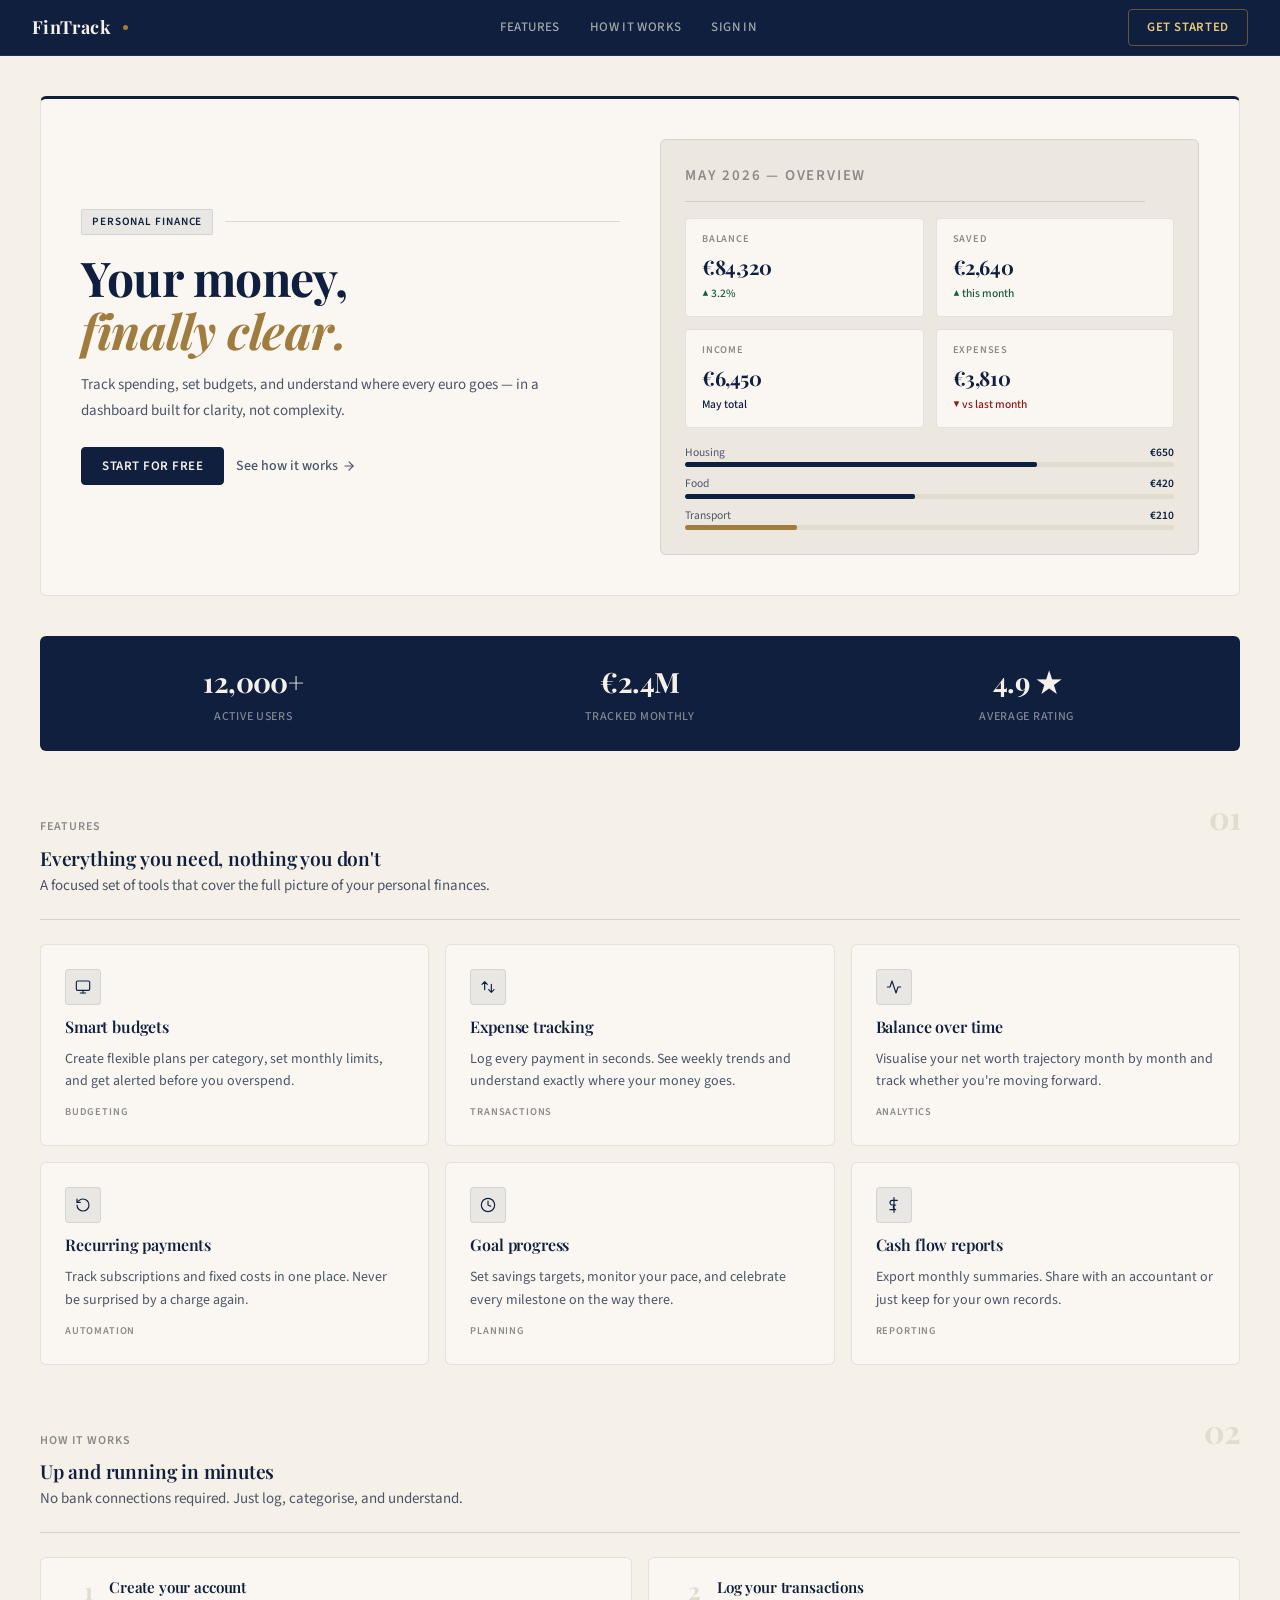
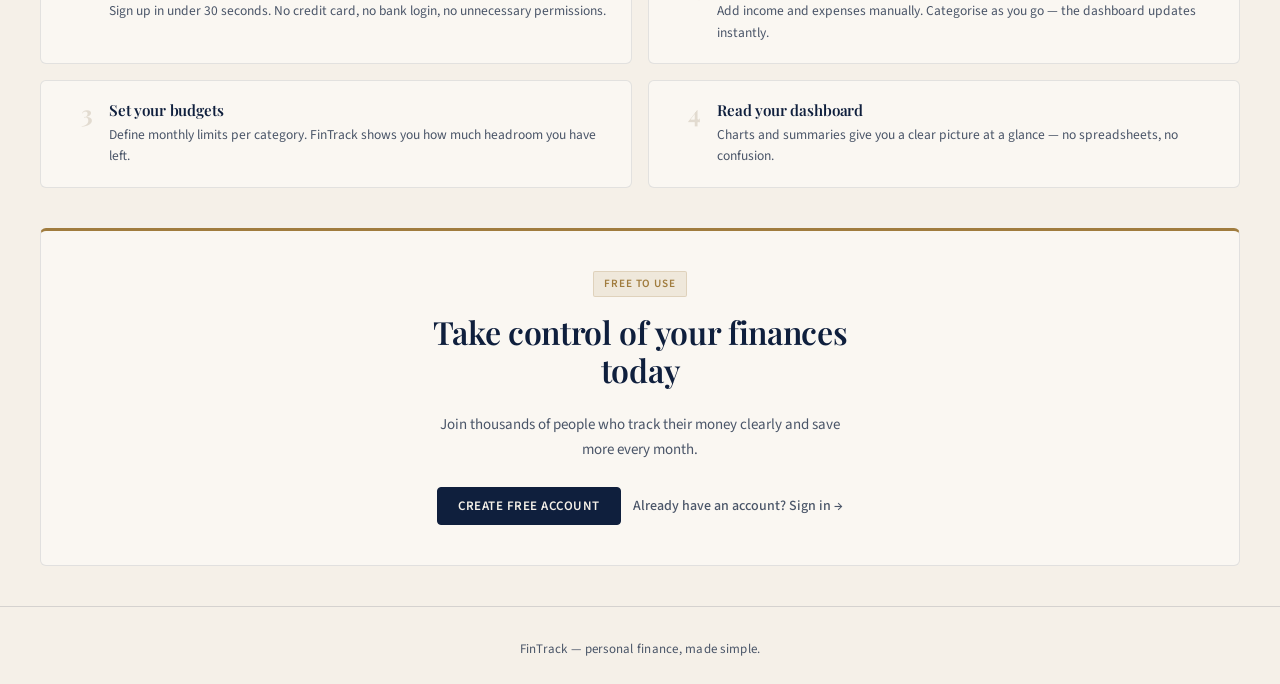
<file: Frontend/index.html>
<!DOCTYPE html>
<html lang="en">
<head>
  <meta charset="UTF-8">
  <meta name="viewport" content="width=device-width, initial-scale=1.0">
  <title>FinTrack — Personal Finance Dashboard</title>
  <meta name="description" content="Track your spending, set budgets, and stay in control of your finances with FinTrack.">
  <link rel="preconnect" href="https://fonts.googleapis.com">
  <link rel="preconnect" href="https://fonts.gstatic.com" crossorigin>
  <link href="https://fonts.googleapis.com/css2?family=Playfair+Display:wght@400;600;700&family=Source+Sans+3:wght@300;400;500;600&display=swap" rel="stylesheet">
  <link rel="stylesheet" href="styles.css">
  <style>
    /* ── Landing-page-specific overrides ── */
    body { background: var(--clr-bg); }

    /* Skip to content — keyboard nav */
    .skip-link {
      position: absolute;
      top: -100%;
      left: var(--sp-4);
      padding: var(--sp-2) var(--sp-4);
      background: var(--clr-navy);
      color: #f5f0e8;
      font-size: 0.875rem;
      font-weight: 600;
      border-radius: 0 0 var(--radius-sm) var(--radius-sm);
      z-index: 999;
      text-decoration: none;
      transition: top 0.1s;
    }
    .skip-link:focus { top: 0; }

    /* Hero */
    .hero {
      display: grid;
      grid-template-columns: 1fr 1fr;
      gap: var(--sp-10);
      align-items: center;
      background: var(--clr-surface-0);
      border: 1px solid var(--clr-border);
      border-top: 3px solid var(--clr-navy);
      border-radius: var(--radius-md);
      padding: var(--sp-10);
      margin-bottom: 0;
    }

    .hero-eyebrow {
      display: flex;
      align-items: center;
      gap: var(--sp-3);
      margin-bottom: var(--sp-4);
    }

    .hero-eyebrow hr {
      flex: 1;
      border: none;
      border-top: 1px solid var(--clr-rule);
      margin: 0;
    }

    .hero h1 {
      font-size: clamp(2rem, 4vw, 3rem);
      margin-bottom: var(--sp-4);
      line-height: 1.1;
    }

    .hero h1 em {
      font-style: italic;
      color: var(--clr-gold);
    }

    .hero > p,
    .hero-copy > p {
      font-size: 1rem;
      max-width: 440px;
      margin-bottom: var(--sp-6);
      line-height: 1.7;
    }

    /* Hero visual — stat preview panel */
    .hero-panel {
      background: var(--clr-surface-1);
      border: 1px solid var(--clr-border);
      border-radius: var(--radius-md);
      padding: var(--sp-6);
      display: flex;
      flex-direction: column;
      gap: var(--sp-4);
    }

    .hero-panel-title {
      font-size: 0.65rem;
      font-weight: 600;
      letter-spacing: 0.12em;
      text-transform: uppercase;
      color: var(--clr-text-muted);
      border-bottom: 1px solid var(--clr-rule);
      padding-bottom: var(--sp-3);
    }

    .panel-metrics {
      display: grid;
      grid-template-columns: 1fr 1fr;
      gap: var(--sp-3);
    }

    .panel-metric {
      background: var(--clr-surface-0);
      border: 1px solid var(--clr-border);
      border-radius: var(--radius-sm);
      padding: var(--sp-3) var(--sp-4);
    }

    .panel-metric .lbl {
      font-size: 0.65rem;
      font-weight: 600;
      letter-spacing: 0.08em;
      text-transform: uppercase;
      color: var(--clr-text-muted);
      margin-bottom: var(--sp-1);
    }

    .panel-metric strong {
      font-family: var(--font-serif);
      font-size: 1.25rem;
      font-weight: 700;
      color: var(--clr-text-primary);
      letter-spacing: -0.02em;
      display: block;
    }

    .panel-metric .delta {
      font-size: 0.72rem;
      font-weight: 500;
      margin-top: 2px;
    }

    .panel-bar-section { display: flex; flex-direction: column; gap: var(--sp-2); }

    .panel-bar-label {
      display: flex;
      justify-content: space-between;
      font-size: 0.72rem;
      color: var(--clr-text-secondary);
    }

    .panel-bar-label span:last-child { font-weight: 600; color: var(--clr-text-primary); }

    .panel-track {
      height: 5px;
      background: var(--clr-surface-2);
      border-radius: 2px;
      overflow: hidden;
    }

    .panel-fill {
      height: 100%;
      border-radius: 2px;
      background: var(--clr-navy);
    }

    .panel-fill.gold { background: var(--clr-gold); }

    /* Section wrapper */
    .landing-section {
      display: flex;
      flex-direction: column;
      gap: var(--sp-6);
    }

    .section-header {
      border-bottom: 1px solid var(--clr-rule);
      padding-bottom: var(--sp-5);
      display: flex;
      align-items: baseline;
      justify-content: space-between;
      gap: var(--sp-4);
    }

    .section-header h2 { margin-bottom: var(--sp-1); }
    .section-header p  { font-size: 0.9375rem; max-width: 480px; }
    .section-num {
      font-family: var(--font-serif);
      font-size: 2rem;
      font-weight: 700;
      color: var(--clr-surface-2);
      letter-spacing: -0.03em;
      flex-shrink: 0;
    }

    /* Feature cards */
    .feature-grid {
      display: grid;
      grid-template-columns: repeat(3, 1fr);
      gap: var(--sp-4);
    }

    .feature-card {
      background: var(--clr-surface-0);
      border: 1px solid var(--clr-border);
      border-radius: var(--radius-md);
      padding: var(--sp-6);
      display: flex;
      flex-direction: column;
      gap: var(--sp-3);
      transition: border-color 0.18s, box-shadow 0.18s;
      position: relative;
    }

    .feature-card:hover {
      border-color: var(--clr-border-strong);
      box-shadow: 0 2px 14px rgba(15,31,61,0.07);
    }

    .feature-icon {
      width: 36px;
      height: 36px;
      background: var(--clr-navy-dim);
      border: 1px solid var(--clr-border);
      border-radius: var(--radius-sm);
      display: flex;
      align-items: center;
      justify-content: center;
      color: var(--clr-navy);
      flex-shrink: 0;
    }

    .feature-card h3 {
      font-family: var(--font-serif);
      font-size: 1rem;
      font-weight: 600;
      color: var(--clr-text-primary);
      margin: 0;
    }

    .feature-card p {
      font-size: 0.875rem;
      color: var(--clr-text-secondary);
      line-height: 1.6;
      margin: 0;
    }

    .feature-card .feature-tag {
      margin-top: auto;
      font-size: 0.65rem;
      font-weight: 600;
      letter-spacing: 0.08em;
      text-transform: uppercase;
      color: var(--clr-text-muted);
    }

    /* Benefits / how it works */
    .benefits-grid {
      display: grid;
      grid-template-columns: 1fr 1fr;
      gap: var(--sp-4);
    }

    .benefit-row {
      display: flex;
      gap: var(--sp-4);
      align-items: flex-start;
      background: var(--clr-surface-0);
      border: 1px solid var(--clr-border);
      border-radius: var(--radius-md);
      padding: var(--sp-5);
      transition: border-color 0.18s;
    }

    .benefit-row:hover { border-color: var(--clr-border-strong); }

    .benefit-num {
      font-family: var(--font-serif);
      font-size: 1.5rem;
      font-weight: 700;
      color: var(--clr-surface-2);
      line-height: 1;
      flex-shrink: 0;
      width: 32px;
      text-align: right;
    }

    .benefit-text h3 {
      font-family: var(--font-serif);
      font-size: 0.95rem;
      font-weight: 600;
      margin-bottom: var(--sp-1);
    }

    .benefit-text p {
      font-size: 0.84375rem;
      color: var(--clr-text-secondary);
      line-height: 1.6;
    }

    /* Social proof strip */
    .proof-strip {
      background: var(--clr-navy);
      border-radius: var(--radius-md);
      padding: var(--sp-6) var(--sp-8);
      display: grid;
      grid-template-columns: repeat(3, 1fr);
      gap: var(--sp-6);
      text-align: center;
    }

    .proof-stat strong {
      font-family: var(--font-serif);
      font-size: 1.75rem;
      font-weight: 700;
      color: #f5f0e8;
      display: block;
      letter-spacing: -0.02em;
    }

    .proof-stat span {
      font-size: 0.75rem;
      font-weight: 500;
      letter-spacing: 0.06em;
      text-transform: uppercase;
      color: rgba(245,240,232,0.5);
    }

    /* CTA section */
    .cta-section {
      background: var(--clr-surface-0);
      border: 1px solid var(--clr-border);
      border-top: 3px solid var(--clr-gold);
      border-radius: var(--radius-md);
      padding: var(--sp-10);
      text-align: center;
      display: flex;
      flex-direction: column;
      align-items: center;
      gap: var(--sp-4);
    }

    .cta-section h2 {
      font-size: clamp(1.4rem, 3vw, 2rem);
      max-width: 480px;
    }

    .cta-section p {
      max-width: 400px;
      font-size: 0.9375rem;
    }

    .cta-actions {
      display: flex;
      gap: var(--sp-3);
      align-items: center;
      flex-wrap: wrap;
      justify-content: center;
      margin-top: var(--sp-2);
    }

    /* Responsive */
    @media (max-width: 900px) {
      .hero            { grid-template-columns: 1fr; }
      .feature-grid    { grid-template-columns: 1fr; }
      .benefits-grid   { grid-template-columns: 1fr; }
      .proof-strip     { grid-template-columns: 1fr; gap: var(--sp-4); }
      .hero-panel      { display: none; }
    }

    @media (max-width: 640px) {
      .hero            { padding: var(--sp-6); }
      .cta-section     { padding: var(--sp-6); }
    }
  </style>
</head>
<body>

  <a href="#main-content" class="skip-link">Skip to content</a>

  <!-- ═══════════════ NAV ═══════════════ -->
  <header class="site-header" role="banner">
    <nav class="navbar" aria-label="Primary navigation">
      <a href="#" class="logo" aria-label="FinTrack home">FinTrack</a>

      <ul class="nav-links" role="list">
        <li><a href="#features">Features</a></li>
        <li><a href="#benefits">How it works</a></li>
        <li><a href="login.html">Sign in</a></li>
      </ul>

      <a href="signup.html" class="header-cta">Get started</a>
    </nav>
  </header>

  <!-- ═══════════════ MAIN ═══════════════ -->
  <main id="main-content">

    <!-- ── Hero ── -->
    <section class="hero" aria-labelledby="hero-heading">
      <div class="hero-copy">
        <div class="hero-eyebrow">
          <span class="badge">Personal finance</span>
          <hr aria-hidden="true">
        </div>

        <h1 id="hero-heading">
          Your money,<br>
          <em>finally clear.</em>
        </h1>

        <p>
          Track spending, set budgets, and understand where every euro goes —
          in a dashboard built for clarity, not complexity.
        </p>

        <div class="hero-actions">
          <a href="signup.html" class="primary-button">Start for free</a>
          <a href="#features" class="secondary-link">
            See how it works
            <svg width="14" height="14" viewBox="0 0 24 24" fill="none" stroke="currentColor" stroke-width="2" stroke-linecap="round" stroke-linejoin="round" aria-hidden="true"><line x1="5" y1="12" x2="19" y2="12"/><polyline points="12 5 19 12 12 19"/></svg>
          </a>
        </div>
      </div>

      <!-- Decorative stats panel -->
      <div class="hero-panel" aria-hidden="true">
        <p class="hero-panel-title">May 2026 — overview</p>

        <div class="panel-metrics">
          <div class="panel-metric">
            <div class="lbl">Balance</div>
            <strong>€84,320</strong>
            <div class="delta delta-up">▲ 3.2%</div>
          </div>
          <div class="panel-metric">
            <div class="lbl">Saved</div>
            <strong>€2,640</strong>
            <div class="delta delta-up">▲ this month</div>
          </div>
          <div class="panel-metric">
            <div class="lbl">Income</div>
            <strong>€6,450</strong>
            <div class="delta">May total</div>
          </div>
          <div class="panel-metric">
            <div class="lbl">Expenses</div>
            <strong>€3,810</strong>
            <div class="delta delta-down">▼ vs last month</div>
          </div>
        </div>

        <div class="panel-bar-section">
          <div>
            <div class="panel-bar-label"><span>Housing</span><span>€650</span></div>
            <div class="panel-track"><div class="panel-fill" style="width:72%"></div></div>
          </div>
          <div>
            <div class="panel-bar-label"><span>Food</span><span>€420</span></div>
            <div class="panel-track"><div class="panel-fill" style="width:47%"></div></div>
          </div>
          <div>
            <div class="panel-bar-label"><span>Transport</span><span>€210</span></div>
            <div class="panel-track"><div class="panel-fill gold" style="width:23%"></div></div>
          </div>
        </div>
      </div>
    </section>

    <!-- ── Social proof ── -->
    <div class="proof-strip" aria-label="Key statistics" role="region">
      <div class="proof-stat">
        <strong>12,000+</strong>
        <span>Active users</span>
      </div>
      <div class="proof-stat">
        <strong>€2.4M</strong>
        <span>Tracked monthly</span>
      </div>
      <div class="proof-stat">
        <strong>4.9 ★</strong>
        <span>Average rating</span>
      </div>
    </div>

    <!-- ── Features ── -->
    <section class="landing-section" id="features" aria-labelledby="features-heading">
      <div class="section-header">
        <div>
          <h4>Features</h4>
          <h2 id="features-heading">Everything you need, nothing you don't</h2>
          <p>A focused set of tools that cover the full picture of your personal finances.</p>
        </div>
        <span class="section-num" aria-hidden="true">01</span>
      </div>

      <div class="feature-grid">
        <article class="feature-card">
          <div class="feature-icon" aria-hidden="true">
            <svg width="16" height="16" viewBox="0 0 24 24" fill="none" stroke="currentColor" stroke-width="1.75" stroke-linecap="round" stroke-linejoin="round"><rect x="2" y="3" width="20" height="14" rx="2"/><line x1="8" y1="21" x2="16" y2="21"/><line x1="12" y1="17" x2="12" y2="21"/></svg>
          </div>
          <h3>Smart budgets</h3>
          <p>Create flexible plans per category, set monthly limits, and get alerted before you overspend.</p>
          <span class="feature-tag">Budgeting</span>
        </article>

        <article class="feature-card">
          <div class="feature-icon" aria-hidden="true">
            <svg width="16" height="16" viewBox="0 0 24 24" fill="none" stroke="currentColor" stroke-width="1.75" stroke-linecap="round" stroke-linejoin="round"><path d="M7 16V4m0 0L3 8m4-4 4 4"/><path d="M17 8v12m0 0 4-4m-4 4-4-4"/></svg>
          </div>
          <h3>Expense tracking</h3>
          <p>Log every payment in seconds. See weekly trends and understand exactly where your money goes.</p>
          <span class="feature-tag">Transactions</span>
        </article>

        <article class="feature-card">
          <div class="feature-icon" aria-hidden="true">
            <svg width="16" height="16" viewBox="0 0 24 24" fill="none" stroke="currentColor" stroke-width="1.75" stroke-linecap="round" stroke-linejoin="round"><polyline points="22 12 18 12 15 21 9 3 6 12 2 12"/></svg>
          </div>
          <h3>Balance over time</h3>
          <p>Visualise your net worth trajectory month by month and track whether you're moving forward.</p>
          <span class="feature-tag">Analytics</span>
        </article>

        <article class="feature-card">
          <div class="feature-icon" aria-hidden="true">
            <svg width="16" height="16" viewBox="0 0 24 24" fill="none" stroke="currentColor" stroke-width="1.75" stroke-linecap="round" stroke-linejoin="round"><path d="M3 12a9 9 0 1 0 9-9 9.75 9.75 0 0 0-6.74 2.74L3 8"/><path d="M3 3v5h5"/></svg>
          </div>
          <h3>Recurring payments</h3>
          <p>Track subscriptions and fixed costs in one place. Never be surprised by a charge again.</p>
          <span class="feature-tag">Automation</span>
        </article>

        <article class="feature-card">
          <div class="feature-icon" aria-hidden="true">
            <svg width="16" height="16" viewBox="0 0 24 24" fill="none" stroke="currentColor" stroke-width="1.75" stroke-linecap="round" stroke-linejoin="round"><circle cx="12" cy="12" r="10"/><polyline points="12 6 12 12 16 14"/></svg>
          </div>
          <h3>Goal progress</h3>
          <p>Set savings targets, monitor your pace, and celebrate every milestone on the way there.</p>
          <span class="feature-tag">Planning</span>
        </article>

        <article class="feature-card">
          <div class="feature-icon" aria-hidden="true">
            <svg width="16" height="16" viewBox="0 0 24 24" fill="none" stroke="currentColor" stroke-width="1.75" stroke-linecap="round" stroke-linejoin="round"><line x1="12" y1="1" x2="12" y2="23"/><path d="M17 5H9.5a3.5 3.5 0 1 0 0 7h5a3.5 3.5 0 1 0 0 7H6"/></svg>
          </div>
          <h3>Cash flow reports</h3>
          <p>Export monthly summaries. Share with an accountant or just keep for your own records.</p>
          <span class="feature-tag">Reporting</span>
        </article>
      </div>
    </section>

    <!-- ── How it works ── -->
    <section class="landing-section" id="benefits" aria-labelledby="benefits-heading">
      <div class="section-header">
        <div>
          <h4>How it works</h4>
          <h2 id="benefits-heading">Up and running in minutes</h2>
          <p>No bank connections required. Just log, categorise, and understand.</p>
        </div>
        <span class="section-num" aria-hidden="true">02</span>
      </div>

      <div class="benefits-grid">
        <div class="benefit-row">
          <span class="benefit-num" aria-hidden="true">1</span>
          <div class="benefit-text">
            <h3>Create your account</h3>
            <p>Sign up in under 30 seconds. No credit card, no bank login, no unnecessary permissions.</p>
          </div>
        </div>

        <div class="benefit-row">
          <span class="benefit-num" aria-hidden="true">2</span>
          <div class="benefit-text">
            <h3>Log your transactions</h3>
            <p>Add income and expenses manually. Categorise as you go — the dashboard updates instantly.</p>
          </div>
        </div>

        <div class="benefit-row">
          <span class="benefit-num" aria-hidden="true">3</span>
          <div class="benefit-text">
            <h3>Set your budgets</h3>
            <p>Define monthly limits per category. FinTrack shows you how much headroom you have left.</p>
          </div>
        </div>

        <div class="benefit-row">
          <span class="benefit-num" aria-hidden="true">4</span>
          <div class="benefit-text">
            <h3>Read your dashboard</h3>
            <p>Charts and summaries give you a clear picture at a glance — no spreadsheets, no confusion.</p>
          </div>
        </div>
      </div>
    </section>

    <!-- ── CTA ── -->
    <section class="cta-section" aria-labelledby="cta-heading">
      <span class="badge badge-gold">Free to use</span>
      <h2 id="cta-heading">Take control of your finances today</h2>
      <p>Join thousands of people who track their money clearly and save more every month.</p>
      <div class="cta-actions">
        <a href="signup.html" class="primary-button">Create free account</a>
        <a href="login.html" class="secondary-link">Already have an account? Sign in →</a>
      </div>
    </section>

  </main>

  <!-- ═══════════════ FOOTER ═══════════════ -->
  <footer role="contentinfo">
    <p>FinTrack &mdash; personal finance, made simple.</p>
  </footer>

</body>
</html>
</file>
<file: Frontend/styles.css>
/* ============================================================
   Design Tokens — Editorial Finance Dashboard
   Palette: Cream / Linen / Deep Navy | Serif headings
   ============================================================ */
@import url('https://fonts.googleapis.com/css2?family=Playfair+Display:wght@400;500;600;700&family=Source+Sans+3:wght@300;400;500;600&family=Source+Code+Pro:wght@400;500&display=swap');

:root {
    /* --- Palette --- */
    --clr-bg:            #f5f0e8;      /* linen */
    --clr-surface-0:     #faf7f2;      /* warm white */
    --clr-surface-1:     #ede8df;      /* cream card */
    --clr-surface-2:     #e2dbd0;      /* hover / divider */

    --clr-navy:          #0f1f3d;      /* primary text & accents */
    --clr-navy-mid:      #1e3460;      /* hover state */
    --clr-navy-dim:      rgba(15,31,61,0.07);

    --clr-gold:          #a07c3e;      /* secondary accent */
    --clr-gold-dim:      rgba(160,124,62,0.12);

    --clr-border:        rgba(15,31,61,0.10);
    --clr-border-strong: rgba(15,31,61,0.22);
    --clr-rule:          rgba(15,31,61,0.14); /* horizontal rules */

    /* Text */
    --clr-text-primary:   #0f1f3d;
    --clr-text-secondary: #4a5568;
    --clr-text-muted:     #8a8a8a;

    /* Semantic */
    --clr-income:  #1a5c38;
    --clr-expense: #8b1a1a;
    --clr-success: #1a5c38;
    --clr-danger:  #8b1a1a;
    --clr-warning: #a07c3e;

    /* Spacing — 4-point grid */
    --sp-1:  4px;
    --sp-2:  8px;
    --sp-3:  12px;
    --sp-4:  16px;
    --sp-5:  20px;
    --sp-6:  24px;
    --sp-8:  32px;
    --sp-10: 40px;
    --sp-12: 48px;
    --sp-16: 64px;

    /* Radius — restrained, never pill on data elements */
    --radius-xs: 2px;
    --radius-sm: 4px;
    --radius-md: 6px;
    --radius-lg: 10px;
    --radius-pill: 9999px;

    /* Typography */
    --font-serif: 'Playfair Display', Georgia, 'Times New Roman', serif;
    --font-sans:  'Source Sans 3', 'Helvetica Neue', Arial, sans-serif;
    --font-mono:  'Source Code Pro', ui-monospace, monospace;

    /* Motion */
    --ease-out: cubic-bezier(0.22, 0.61, 0.36, 1);
    --dur-fast: 100ms;
    --dur-base: 180ms;

    /* Layout */
    --content-width: 1280px;
    --nav-height: 56px;
    --sidebar-width: 220px;
}

/* ============================================================
   Reset
   ============================================================ */
*, *::before, *::after { box-sizing: border-box; margin: 0; padding: 0; }

html { scroll-behavior: smooth; -webkit-text-size-adjust: 100%; }

body {
    font-family: var(--font-sans);
    font-size: 14px;
    font-weight: 400;
    line-height: 1.6;
    background: var(--clr-bg);
    color: var(--clr-text-primary);
    -webkit-font-smoothing: antialiased;
    min-height: 100dvh;
}

/* ============================================================
   Navigation — thin, authoritative top bar
   ============================================================ */
.site-header {
    position: sticky;
    top: 0;
    z-index: 200;
    height: var(--nav-height);
    background: var(--clr-navy);
    border-bottom: 1px solid rgba(255,255,255,0.08);
}

.navbar {
    display: flex;
    align-items: center;
    justify-content: space-between;
    height: 100%;
    max-width: var(--content-width);
    margin: 0 auto;
    padding: 0 var(--sp-8);
    gap: var(--sp-6);
}

.logo {
    font-family: var(--font-serif);
    font-size: 1.125rem;
    font-weight: 700;
    letter-spacing: 0.02em;
    color: #f5f0e8;
    text-decoration: none;
    white-space: nowrap;
    display: flex;
    align-items: center;
    gap: var(--sp-2);
}

.logo::after {
    content: '';
    display: inline-block;
    width: 5px;
    height: 5px;
    border-radius: 50%;
    background: var(--clr-gold);
    margin-left: var(--sp-1);
    flex-shrink: 0;
}

.nav-links {
    display: flex;
    align-items: center;
    gap: 2px;
    list-style: none;
}

.nav-links a {
    display: block;
    padding: 6px 14px;
    border-radius: var(--radius-sm);
    color: rgba(245,240,232,0.65);
    font-size: 0.8125rem;
    font-weight: 500;
    letter-spacing: 0.03em;
    text-transform: uppercase;
    text-decoration: none;
    transition: color var(--dur-fast), background var(--dur-fast);
}

.nav-links a:hover,
.nav-links a[aria-current="page"] {
    color: #f5f0e8;
    background: rgba(255,255,255,0.08);
}

.nav-links a[aria-current="page"] {
    background: rgba(160,124,62,0.2);
    color: #e8c97a;
}

.header-cta {
    display: inline-flex;
    align-items: center;
    gap: var(--sp-2);
    padding: 7px 18px;
    border: 1px solid rgba(160,124,62,0.6);
    border-radius: var(--radius-sm);
    background: transparent;
    color: #e8c97a;
    font-family: var(--font-sans);
    font-size: 0.8rem;
    font-weight: 600;
    letter-spacing: 0.05em;
    text-transform: uppercase;
    text-decoration: none;
    transition: background var(--dur-fast), border-color var(--dur-fast), color var(--dur-fast);
    white-space: nowrap;
}

.header-cta:hover {
    background: rgba(160,124,62,0.15);
    border-color: rgba(160,124,62,0.9);
    color: #f0d98a;
    text-decoration: none;
}

/* ============================================================
   Page Shell — sidebar + content
   ============================================================ */
main {
    display: grid;
    grid-template-columns: var(--sidebar-width) 1fr;
    min-height: calc(100dvh - var(--nav-height));
    gap: 0;
}

/* Sidebar */
.sidebar {
    border-right: 1px solid var(--clr-border);
    background: var(--clr-surface-0);
    padding: var(--sp-8) 0;
    display: flex;
    flex-direction: column;
    gap: var(--sp-1);
}

.sidebar-section-label {
    padding: var(--sp-4) var(--sp-6) var(--sp-2);
    font-size: 0.65rem;
    font-weight: 600;
    letter-spacing: 0.12em;
    text-transform: uppercase;
    color: var(--clr-text-muted);
}

.sidebar a {
    display: flex;
    align-items: center;
    gap: var(--sp-3);
    padding: 9px var(--sp-6);
    color: var(--clr-text-secondary);
    font-size: 0.875rem;
    font-weight: 400;
    text-decoration: none;
    border-left: 2px solid transparent;
    transition: color var(--dur-fast), background var(--dur-fast), border-color var(--dur-fast);
}

.sidebar a:hover {
    color: var(--clr-text-primary);
    background: var(--clr-navy-dim);
    text-decoration: none;
}

.sidebar a[aria-current="page"] {
    color: var(--clr-navy);
    border-left-color: var(--clr-navy);
    background: var(--clr-navy-dim);
    font-weight: 500;
}

/* Content area */
.content {
    padding: var(--sp-10) var(--sp-10) var(--sp-16);
    display: flex;
    flex-direction: column;
    gap: var(--sp-10);
    min-width: 0;
}

/* Legacy <main> without sidebar — standalone pages */
main:not(:has(.sidebar)) {
    grid-template-columns: 1fr;
    padding: var(--sp-10);
    gap: var(--sp-10);
    display: flex;
    flex-direction: column;
}

/* ============================================================
   Typography
   ============================================================ */
h1, h2, h3, h4 {
    font-family: var(--font-serif);
    letter-spacing: -0.01em;
    line-height: 1.2;
    color: var(--clr-text-primary);
}

h1 {
    font-size: clamp(1.6rem, 2.8vw, 2.25rem);
    font-weight: 700;
    margin-bottom: var(--sp-3);
}

h2 {
    font-size: 1.2rem;
    font-weight: 600;
    margin-bottom: var(--sp-2);
}

h3 {
    font-size: 1rem;
    font-weight: 600;
    margin-bottom: var(--sp-1);
}

h4 {
    font-family: var(--font-sans);
    font-size: 0.75rem;
    font-weight: 600;
    letter-spacing: 0.08em;
    text-transform: uppercase;
    color: var(--clr-text-muted);
    margin-bottom: var(--sp-3);
}

p, li, label {
    color: var(--clr-text-secondary);
    line-height: 1.65;
}

p { margin: 0; }

/* Horizontal rule */
hr {
    border: none;
    border-top: 1px solid var(--clr-rule);
    margin: var(--sp-6) 0;
}

a {
    color: var(--clr-navy);
    font-weight: 500;
    text-decoration: underline;
    text-underline-offset: 2px;
    text-decoration-thickness: 1px;
    transition: color var(--dur-fast);
}

a:hover { color: var(--clr-navy-mid); }

/* ============================================================
   Page header block
   ============================================================ */
.page-header {
    border-bottom: 1px solid var(--clr-rule);
    padding-bottom: var(--sp-6);
}

.page-header .badge + h1 { margin-top: var(--sp-3); }

.page-header p {
    max-width: 560px;
    margin-top: var(--sp-2);
    font-size: 0.9375rem;
}

/* ============================================================
   Badge
   ============================================================ */
.badge {
    display: inline-flex;
    align-items: center;
    gap: var(--sp-2);
    padding: 3px 10px;
    border-radius: var(--radius-xs);
    font-family: var(--font-sans);
    font-size: 0.7rem;
    font-weight: 600;
    letter-spacing: 0.08em;
    text-transform: uppercase;
    background: var(--clr-navy-dim);
    color: var(--clr-navy);
    border: 1px solid var(--clr-border);
    width: fit-content;
}

.badge-gold {
    background: var(--clr-gold-dim);
    color: var(--clr-gold);
    border-color: rgba(160,124,62,0.2);
}

/* ============================================================
   Buttons
   ============================================================ */
button,
.primary-button,
.btn {
    display: inline-flex;
    align-items: center;
    justify-content: center;
    gap: var(--sp-2);
    min-height: 38px;
    padding: 0 var(--sp-5);
    border-radius: var(--radius-sm);
    background: var(--clr-navy);
    color: #f5f0e8;
    font-family: var(--font-sans);
    font-size: 0.8125rem;
    font-weight: 600;
    letter-spacing: 0.04em;
    text-transform: uppercase;
    text-decoration: none;
    border: 1px solid var(--clr-navy);
    cursor: pointer;
    -webkit-user-select: none;
    user-select: none;
    transition:
        background var(--dur-fast) var(--ease-out),
        border-color var(--dur-fast) var(--ease-out),
        transform var(--dur-fast) var(--ease-out);
    white-space: nowrap;
}

button:hover,
.primary-button:hover,
.btn:hover {
    background: var(--clr-navy-mid);
    border-color: var(--clr-navy-mid);
}

button:active,
.primary-button:active,
.btn:active {
    transform: scale(0.98);
}

button:focus-visible,
.primary-button:focus-visible,
.btn:focus-visible {
    outline: 2px solid var(--clr-navy);
    outline-offset: 3px;
}

/* Ghost / secondary */
.btn-ghost {
    background: transparent;
    color: var(--clr-text-primary);
    border-color: var(--clr-border-strong);
}

.btn-ghost:hover {
    background: var(--clr-navy-dim);
    border-color: var(--clr-border-strong);
}

/* Danger */
.btn-danger {
    background: var(--clr-expense);
    border-color: var(--clr-expense);
}

.secondary-link {
    display: inline-flex;
    align-items: center;
    gap: var(--sp-1);
    color: var(--clr-text-secondary);
    font-size: 0.875rem;
    font-weight: 500;
    text-decoration: none;
    transition: color var(--dur-fast);
}

.secondary-link:hover { color: var(--clr-text-primary); }

.hero-actions {
    display: flex;
    flex-wrap: wrap;
    gap: var(--sp-3);
    align-items: center;
    margin-top: var(--sp-5);
}

/* ============================================================
   Cards
   ============================================================ */
.card,
.metric-card,
.feature-card {
    background: var(--clr-surface-0);
    border: 1px solid var(--clr-border);
    border-radius: var(--radius-md);
    padding: var(--sp-6);
}

.card-header {
    border-bottom: 1px solid var(--clr-rule);
    padding-bottom: var(--sp-4);
    margin-bottom: var(--sp-5);
    display: flex;
    align-items: baseline;
    justify-content: space-between;
    gap: var(--sp-4);
}

.card-header h2 { margin-bottom: 0; }

.feature-card {
    transition:
        border-color var(--dur-base) var(--ease-out),
        box-shadow var(--dur-base) var(--ease-out);
}

.feature-card:hover {
    border-color: var(--clr-border-strong);
    box-shadow: 0 2px 12px rgba(15,31,61,0.07);
}

/* Metric card */
.metric-card {
    display: flex;
    flex-direction: column;
    gap: var(--sp-2);
}

.metric-card .label {
    font-family: var(--font-sans);
    font-size: 0.7rem;
    font-weight: 600;
    letter-spacing: 0.1em;
    text-transform: uppercase;
    color: var(--clr-text-muted);
}

.metric-card strong {
    font-family: var(--font-serif);
    font-size: 1.9rem;
    font-weight: 700;
    line-height: 1;
    color: var(--clr-text-primary);
    letter-spacing: -0.02em;
}

.metric-card .delta {
    font-size: 0.8125rem;
    font-weight: 500;
    margin-top: var(--sp-1);
}

.delta-up   { color: var(--clr-income); }
.delta-down { color: var(--clr-expense); }

/* ============================================================
   Hero section
   ============================================================ */
.hero {
    display: grid;
    grid-template-columns: 1fr 1fr;
    gap: var(--sp-10);
    background: var(--clr-surface-0);
    border: 1px solid var(--clr-border);
    border-top: 3px solid var(--clr-navy);
    border-radius: var(--radius-md);
    padding: var(--sp-10);
}

.hero h1 { margin-bottom: var(--sp-3); }

.hero > div > p {
    max-width: 460px;
    font-size: 0.9375rem;
}

/* Auth sections */
.signup-hero,
#login-section {
    display: grid;
    grid-template-columns: 1fr 1fr;
    gap: var(--sp-10);
    background: var(--clr-surface-0);
    border: 1px solid var(--clr-border);
    border-top: 3px solid var(--clr-navy);
    border-radius: var(--radius-md);
    padding: var(--sp-10);
}

/* ============================================================
   Grid layouts
   ============================================================ */
.hero-cards,
.feature-grid,
.benefits-grid {
    display: grid;
    gap: var(--sp-4);
}

.charts-grid {
    display: grid;
    grid-template-columns: repeat(auto-fit, minmax(300px, 1fr));
    gap: var(--sp-5);
    margin-top: var(--sp-4);
    
}

canvas {
    width: 100% !important;
}
.chart-box {
    height: 280px;   /* 👈 main fix */
    width: 100%;
}


/* ============================================================
   Form elements
   ============================================================ */
.auth-form {
    display: grid;
    gap: var(--sp-5);
    margin-top: var(--sp-3);
}

label {
    display: block;
    font-size: 0.75rem;
    font-weight: 600;
    letter-spacing: 0.06em;
    text-transform: uppercase;
    color: var(--clr-text-secondary);
    margin-bottom: var(--sp-2);
}

input,
select,
textarea {
    width: 100%;
    min-height: 42px;
    padding: 10px var(--sp-4);
    border: 1px solid var(--clr-border-strong);
    border-radius: var(--radius-sm);
    background: var(--clr-surface-0);
    color: var(--clr-text-primary);
    font-family: var(--font-sans);
    font-size: 0.9375rem;
    transition:
        border-color var(--dur-fast) var(--ease-out),
        box-shadow var(--dur-fast) var(--ease-out);
}

input::placeholder,
textarea::placeholder { color: var(--clr-text-muted); }

input:hover,
select:hover { border-color: var(--clr-navy); }

input:focus,
select:focus,
textarea:focus {
    outline: none;
    border-color: var(--clr-navy);
    box-shadow: 0 0 0 3px var(--clr-navy-dim);
}

/* ============================================================
   Table
   ============================================================ */
.table-wrapper {
    overflow-x: auto;
    border: 1px solid var(--clr-border);
    border-radius: var(--radius-md);
}

table {
    width: 100%;
    border-collapse: collapse;
    font-size: 0.875rem;
    background: var(--clr-surface-0);
}

thead th {
    font-family: var(--font-sans);
    font-size: 0.7rem;
    font-weight: 600;
    letter-spacing: 0.1em;
    text-transform: uppercase;
    color: var(--clr-text-muted);
    padding: var(--sp-3) var(--sp-5);
    text-align: left;
    border-bottom: 1px solid var(--clr-rule);
    white-space: nowrap;
    background: var(--clr-surface-1);
}

tbody td {
    padding: var(--sp-3) var(--sp-5);
    border-bottom: 1px solid var(--clr-rule);
    color: var(--clr-text-primary);
    vertical-align: middle;
}

tbody tr:last-child td { border-bottom: none; }

tbody tr:hover td { background: var(--clr-navy-dim); }

/* ============================================================
   List rows (transactions)
   ============================================================ */
.stack {
    display: grid;
    gap: 1px;
    background: var(--clr-border);
    border: 1px solid var(--clr-border);
    border-radius: var(--radius-md);
    overflow: hidden;
}

.list-row {
    display: flex;
    align-items: center;
    justify-content: space-between;
    gap: var(--sp-4);
    padding: var(--sp-4) var(--sp-5);
    background: var(--clr-surface-0);
    transition: background var(--dur-fast);
}

.list-row:hover { background: var(--clr-navy-dim); }

.list-row h3 {
    font-family: var(--font-sans);
    font-size: 0.9rem;
    font-weight: 500;
    color: var(--clr-text-primary);
    letter-spacing: 0;
}

.list-row p {
    font-size: 0.75rem;
    color: var(--clr-text-muted);
    margin-top: 1px;
}

/* Amounts */
.income  { color: var(--clr-income);  font-weight: 600; font-variant-numeric: tabular-nums; }
.expense { color: var(--clr-expense); font-weight: 600; font-variant-numeric: tabular-nums; }

/* ============================================================
   Transaction actions
   ============================================================ */
.transaction-actions {
    display: grid;
    grid-template-columns: repeat(2, minmax(0, 1fr));
    gap: var(--sp-3);
}

#bdgbtn {
    display: flex;
    gap: var(--sp-4);
    align-items: center;
    flex-wrap: wrap;
}

/* ============================================================
   Utility
   ============================================================ */
.small-note {
    text-align: center;
    color: var(--clr-text-muted);
    font-size: 0.8125rem;
    margin-top: var(--sp-3);
}

/* Divider with label */
.divider-label {
    display: flex;
    align-items: center;
    gap: var(--sp-4);
    color: var(--clr-text-muted);
    font-size: 0.75rem;
    letter-spacing: 0.06em;
    text-transform: uppercase;
}

.divider-label::before,
.divider-label::after {
    content: '';
    flex: 1;
    height: 1px;
    background: var(--clr-rule);
}

/* Tabular numbers for financial data */
.num { font-variant-numeric: tabular-nums; font-feature-settings: 'tnum'; }

/* ============================================================
   Footer
   ============================================================ */
footer {
    text-align: center;
    padding: var(--sp-8) 0 var(--sp-6);
    color: var(--clr-text-muted);
    font-size: 0.8125rem;
    border-top: 1px solid var(--clr-rule);
    letter-spacing: 0.02em;
}

/* ============================================================
   Focus visible — global
   ============================================================ */
:focus-visible {
    outline: 2px solid var(--clr-navy);
    outline-offset: 3px;
}

/* ============================================================
   Scrollbar
   ============================================================ */
::-webkit-scrollbar { width: 6px; height: 6px; }
::-webkit-scrollbar-track { background: transparent; }
::-webkit-scrollbar-thumb {
    background: var(--clr-surface-2);
    border-radius: var(--radius-pill);
}
::-webkit-scrollbar-thumb:hover { background: var(--clr-text-muted); }

/* ============================================================
   Responsive
   ============================================================ */
@media (max-width: 1024px) {
    main {
        grid-template-columns: 1fr;
    }

    .sidebar {
        border-right: none;
        border-bottom: 1px solid var(--clr-border);
        flex-direction: row;
        flex-wrap: wrap;
        padding: var(--sp-3) var(--sp-4);
        gap: 0;
    }

    .sidebar-section-label { display: none; }

    .sidebar a {
        border-left: none;
        border-bottom: 2px solid transparent;
        padding: var(--sp-2) var(--sp-4);
        font-size: 0.8125rem;
    }

    .sidebar a[aria-current="page"] {
        border-left-color: transparent;
        border-bottom-color: var(--clr-navy);
        background: transparent;
    }

    .content { padding: var(--sp-6); }
}

@media (max-width: 768px) {
    .hero,
    .signup-hero,
    #login-section {
        grid-template-columns: 1fr;
        padding: var(--sp-6);
        gap: var(--sp-6);
    }

    .hero-cards,
    .feature-grid,
    .benefits-grid { grid-template-columns: 1fr; }

    .navbar { padding: 0 var(--sp-5); }

    .nav-links { display: none; }
}

/* ============================================================
   Reduced motion
   ============================================================ */
@media (prefers-reduced-motion: reduce) {
    *, *::before, *::after {
        transition-duration: 0.01ms !important;
        animation-duration: 0.01ms !important;
    }
}

/* ============================================================
   Shell wrapper  (sidebar + content at page level)
   ============================================================ */
.shell {
    display: grid;
    grid-template-columns: var(--sidebar-width, 220px) 1fr;
    min-height: calc(100dvh - var(--nav-height, 56px));
    max-width: var(--content-width, 1280px);
    margin: 0 auto;
}

.sidebar-link {
    display: flex;
    align-items: center;
    gap: var(--sp-3);
    padding: 9px var(--sp-6);
    color: var(--clr-text-secondary);
    font-size: 0.875rem;
    font-weight: 400;
    text-decoration: none;
    border-left: 2px solid transparent;
    transition: color var(--dur-fast), background var(--dur-fast), border-color var(--dur-fast);
}

.sidebar-link:hover {
    color: var(--clr-text-primary);
    background: var(--clr-navy-dim);
    text-decoration: none;
}

.sidebar-link[aria-current="page"] {
    color: var(--clr-navy);
    border-left-color: var(--clr-navy);
    background: var(--clr-navy-dim);
    font-weight: 500;
}

/* select element consistent with inputs */
select {
    appearance: none;
    -webkit-appearance: none;
    background-image: url("data:image/svg+xml,%3Csvg xmlns='http://www.w3.org/2000/svg' width='12' height='12' viewBox='0 0 24 24' fill='none' stroke='%238a8a8a' stroke-width='2' stroke-linecap='round' stroke-linejoin='round'%3E%3Cpolyline points='6 9 12 15 18 9'/%3E%3C/svg%3E");
    background-repeat: no-repeat;
    background-position: right 14px center;
    padding-right: 36px;
    cursor: pointer;
}

/* datalist hint */
input[list] { cursor: text; }

/* auth-form: label + input pairs stack cleanly */
.auth-form > div {
    display: flex;
    flex-direction: column;
}

/* responsive shell */
@media (max-width: 1024px) {
    .shell {
        grid-template-columns: 1fr;
    }

    .sidebar {
        border-right: none;
        border-bottom: 1px solid var(--clr-border);
        flex-direction: row;
        flex-wrap: wrap;
        padding: var(--sp-2) var(--sp-4);
        gap: 0;
        overflow-x: auto;
    }

    .sidebar-section-label { display: none; }

    .sidebar-link {
        border-left: none;
        border-bottom: 2px solid transparent;
        padding: var(--sp-2) var(--sp-4);
        white-space: nowrap;
    }

    .sidebar-link[aria-current="page"] {
        border-left-color: transparent;
        border-bottom-color: var(--clr-navy);
        background: transparent;
    }

}
#income-value {
    font-family: var(--font-serif);
    font-size: 1.9rem;
    font-weight: 700;
    line-height: 1;
    color: var(--clr-income);
    letter-spacing: -0.02em;
}
#expense-value {
    font-family: var(--font-serif);
    font-size: 1.9rem;
    font-weight: 700;
    line-height: 1;
    color: var(--clr-expense);
    letter-spacing: -0.02em;
}
</file>
